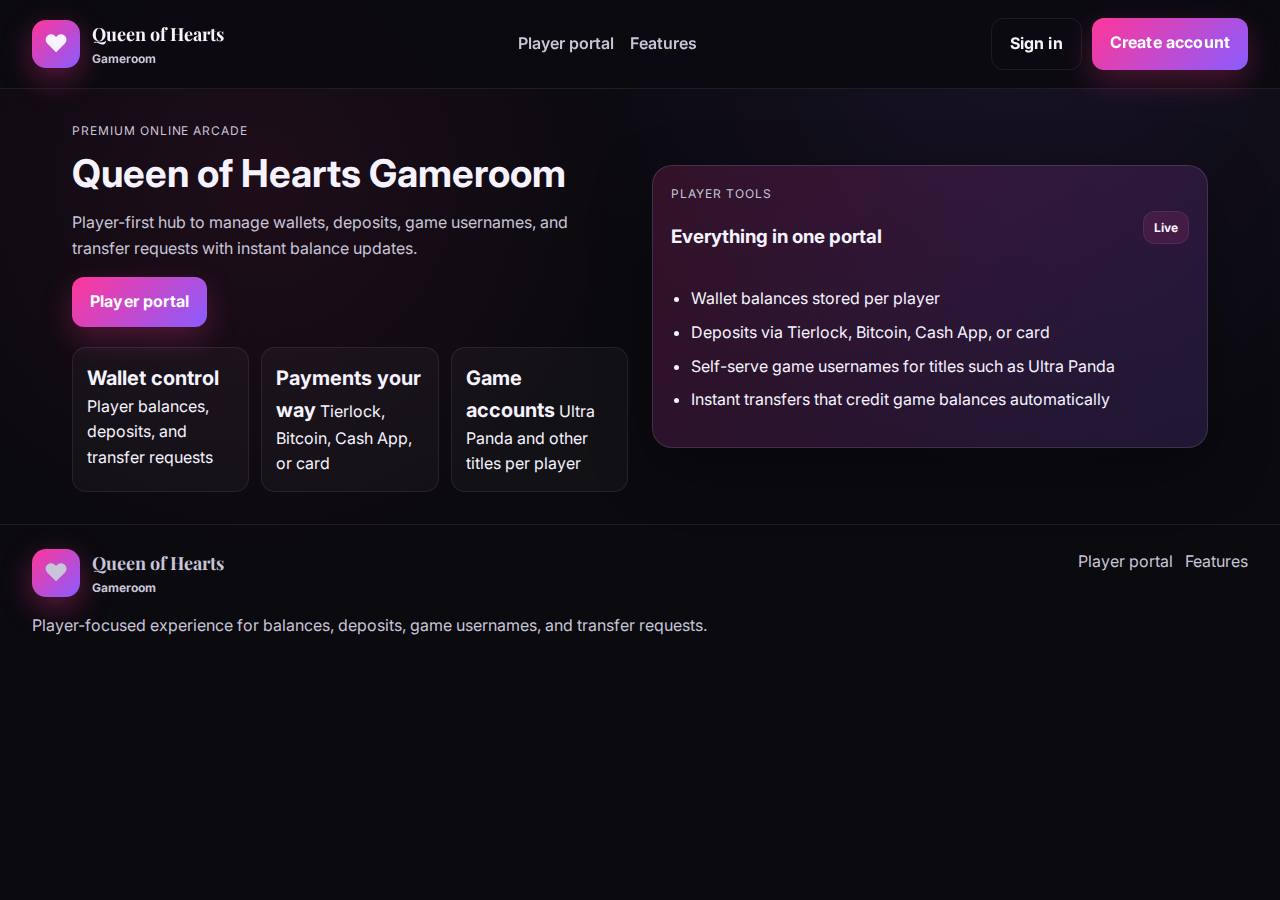
<file: index.html>
<!DOCTYPE html>
<html lang="en">
<head>
  <meta charset="UTF-8" />
  <meta name="viewport" content="width=device-width, initial-scale=1.0" />
  <title>Queen of Hearts Gameroom</title>
  <link rel="preconnect" href="https://fonts.googleapis.com" />
  <link rel="preconnect" href="https://fonts.gstatic.com" crossorigin />
  <link href="https://fonts.googleapis.com/css2?family=Inter:wght@400;600;700&family=Playfair+Display:wght@600&display=swap" rel="stylesheet" />
  <link rel="stylesheet" href="assets/style.css" />
</head>
<body data-page="landing">
  <header class="site-header">
    <div class="logo">
      <div class="logo-mark" aria-hidden="true">❤</div>
      <div class="logo-text">
        <span class="logo-title">Queen of Hearts</span>
        <span class="logo-subtitle">Gameroom</span>
      </div>
    </div>
    <nav class="nav-links">
      <a href="player.html">Player portal</a>
      <a href="#features">Features</a>
    </nav>
    <div class="header-cta">
      <a class="btn ghost" href="player.html">Sign in</a>
      <a class="btn" href="player.html#signup">Create account</a>
    </div>
  </header>

  <main class="split">
    <section class="hero">
      <div class="hero-content">
        <p class="eyebrow">Premium online arcade</p>
        <h1>Queen of Hearts Gameroom</h1>
        <p class="lead">
          Player-first hub to manage wallets, deposits, game usernames, and transfer requests with instant balance updates.
        </p>
        <div class="hero-actions">
          <a class="btn" href="player.html">Player portal</a>
        </div>
        <div class="trust-panel">
          <div>
            <strong>Wallet control</strong>
            <span>Player balances, deposits, and transfer requests</span>
          </div>
          <div>
            <strong>Payments your way</strong>
            <span>Tierlock, Bitcoin, Cash App, or card</span>
          </div>
          <div>
            <strong>Game accounts</strong>
            <span>Ultra Panda and other titles per player</span>
          </div>
        </div>
      </div>
      <div class="card highlight">
        <div class="card-header">
          <div>
            <p class="eyebrow">Player tools</p>
            <h3>Everything in one portal</h3>
          </div>
          <span class="badge">Live</span>
        </div>
        <ul class="feature-list" id="features">
          <li>Wallet balances stored per player</li>
          <li>Deposits via Tierlock, Bitcoin, Cash App, or card</li>
          <li>Self-serve game usernames for titles such as Ultra Panda</li>
          <li>Instant transfers that credit game balances automatically</li>
        </ul>
      </div>
    </section>
  </main>

  <footer class="site-footer">
    <div>
      <div class="logo">
        <div class="logo-mark" aria-hidden="true">❤</div>
        <div class="logo-text">
          <span class="logo-title">Queen of Hearts</span>
          <span class="logo-subtitle">Gameroom</span>
        </div>
      </div>
      <p class="muted">Player-focused experience for balances, deposits, game usernames, and transfer requests.</p>
    </div>
    <div class="footer-links">
      <a href="player.html">Player portal</a>
      <a href="#features">Features</a>
    </div>
  </footer>

  <script src="assets/script.js"></script>
</body>
</html>
</file>
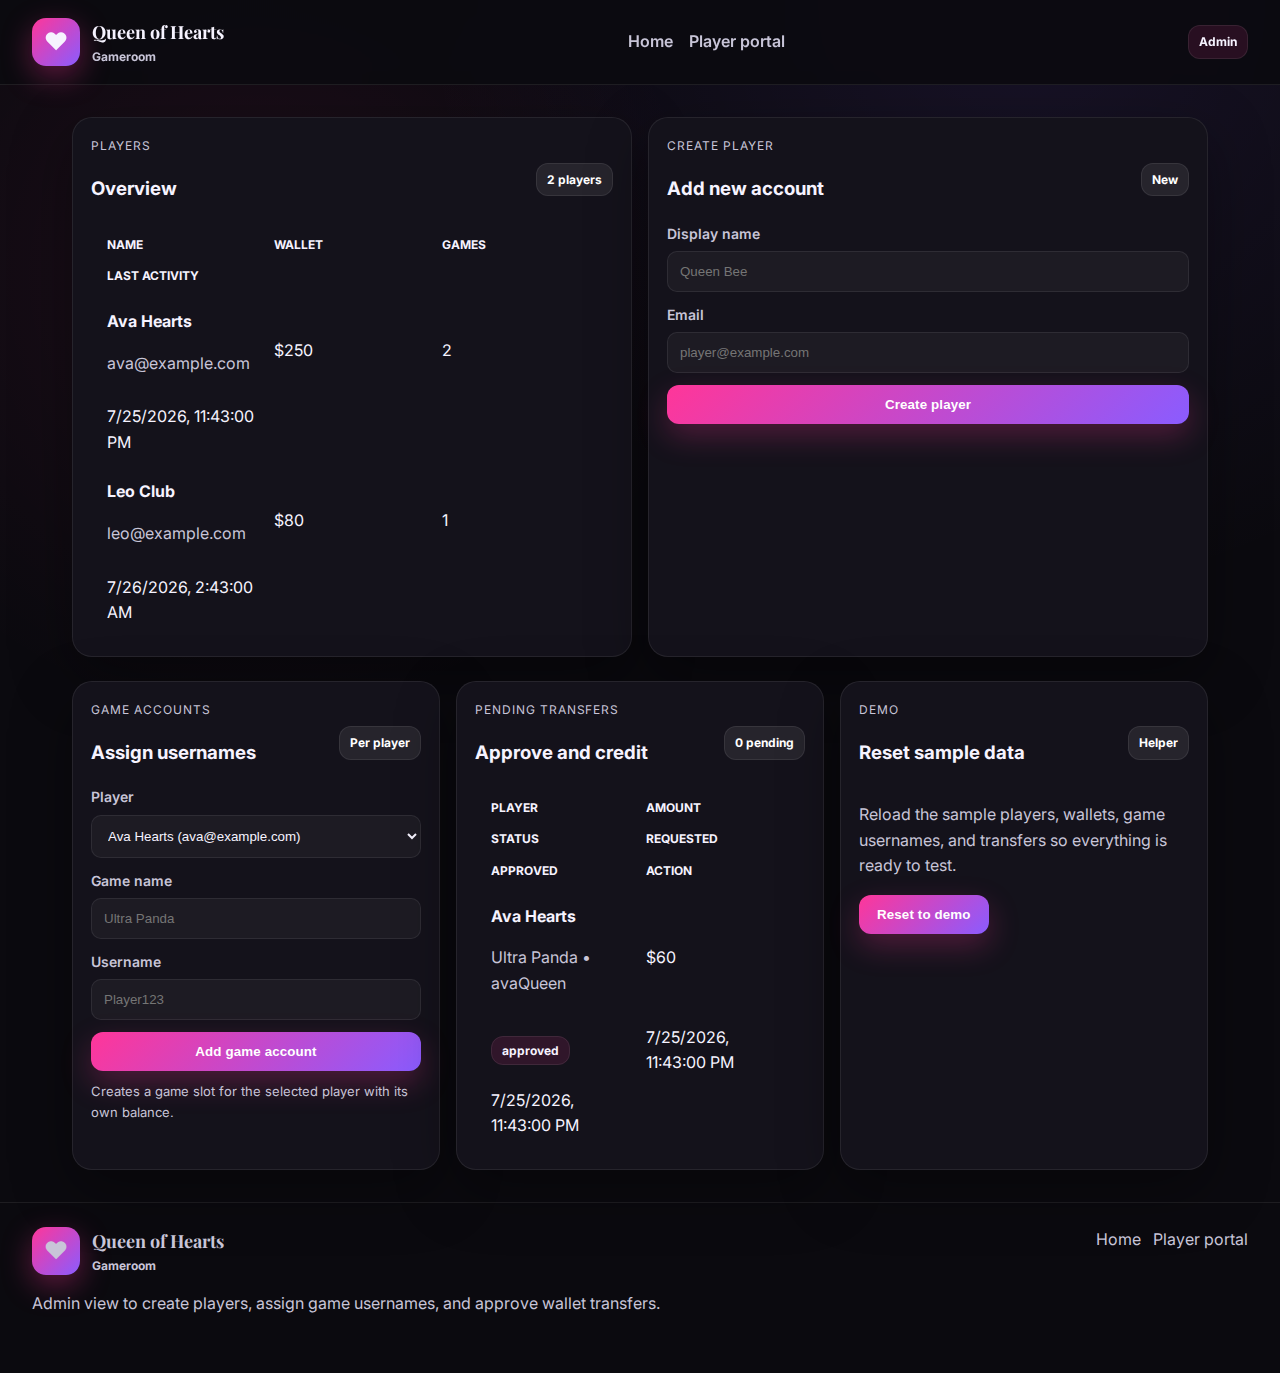
<file: admin.html>
<!DOCTYPE html>
<html lang="en">
<head>
  <meta charset="UTF-8" />
  <meta name="viewport" content="width=device-width, initial-scale=1.0" />
  <title>Admin Portal • Queen of Hearts Gameroom</title>
  <link rel="preconnect" href="https://fonts.googleapis.com" />
  <link rel="preconnect" href="https://fonts.gstatic.com" crossorigin />
  <link href="https://fonts.googleapis.com/css2?family=Inter:wght@400;600;700&family=Playfair+Display:wght@600&display=swap" rel="stylesheet" />
  <link rel="stylesheet" href="assets/style.css" />
</head>
<body data-page="admin">
  <header class="site-header">
    <div class="logo">
      <div class="logo-mark" aria-hidden="true">❤</div>
      <div class="logo-text">
        <span class="logo-title">Queen of Hearts</span>
        <span class="logo-subtitle">Gameroom</span>
      </div>
    </div>
    <nav class="nav-links">
      <a href="index.html">Home</a>
      <a href="player.html">Player portal</a>
    </nav>
    <div class="header-cta">
      <span class="badge">Admin</span>
    </div>
  </header>

  <main class="stacked">
    <section class="section-grid">
      <article class="card">
        <header class="card-header">
          <div>
            <p class="eyebrow">Players</p>
            <h3>Overview</h3>
          </div>
          <span class="badge neutral" id="player-count">0 players</span>
        </header>
        <div class="table" id="admin-players"></div>
      </article>

      <article class="card">
        <header class="card-header">
          <div>
            <p class="eyebrow">Create player</p>
            <h3>Add new account</h3>
          </div>
          <span class="badge neutral">New</span>
        </header>
        <form id="admin-create-player" class="stack">
          <label>Display name<input type="text" name="name" placeholder="Queen Bee" required /></label>
          <label>Email<input type="email" name="email" placeholder="player@example.com" required /></label>
          <button type="submit" class="btn">Create player</button>
        </form>
      </article>
    </section>

    <section class="section-grid">
      <article class="card">
        <header class="card-header">
          <div>
            <p class="eyebrow">Game accounts</p>
            <h3>Assign usernames</h3>
          </div>
          <span class="badge neutral">Per player</span>
        </header>
        <form id="game-account-form" class="stack">
          <label>Player<select name="player" id="game-player"></select></label>
          <label>Game name<input type="text" name="game" placeholder="Ultra Panda" required /></label>
          <label>Username<input type="text" name="username" placeholder="Player123" required /></label>
          <button type="submit" class="btn">Add game account</button>
        </form>
        <div class="hint">Creates a game slot for the selected player with its own balance.</div>
      </article>

      <article class="card">
        <header class="card-header">
          <div>
            <p class="eyebrow">Pending transfers</p>
            <h3>Approve and credit</h3>
          </div>
          <span class="badge neutral" id="pending-count">0 pending</span>
        </header>
        <div class="table" id="admin-transfers"></div>
      </article>

      <article class="card">
        <header class="card-header">
          <div>
            <p class="eyebrow">Demo</p>
            <h3>Reset sample data</h3>
          </div>
          <span class="badge neutral">Helper</span>
        </header>
        <p class="muted">Reload the sample players, wallets, game usernames, and transfers so everything is ready to test.</p>
        <button class="btn" id="admin-reset" type="button">Reset to demo</button>
      </article>
    </section>
  </main>

  <footer class="site-footer">
    <div>
      <div class="logo">
        <div class="logo-mark" aria-hidden="true">❤</div>
        <div class="logo-text">
          <span class="logo-title">Queen of Hearts</span>
          <span class="logo-subtitle">Gameroom</span>
        </div>
      </div>
      <p class="muted">Admin view to create players, assign game usernames, and approve wallet transfers.</p>
    </div>
    <div class="footer-links">
      <a href="index.html">Home</a>
      <a href="player.html">Player portal</a>
    </div>
  </footer>

  <script src="assets/script.js"></script>
</body>
</html>
</file>
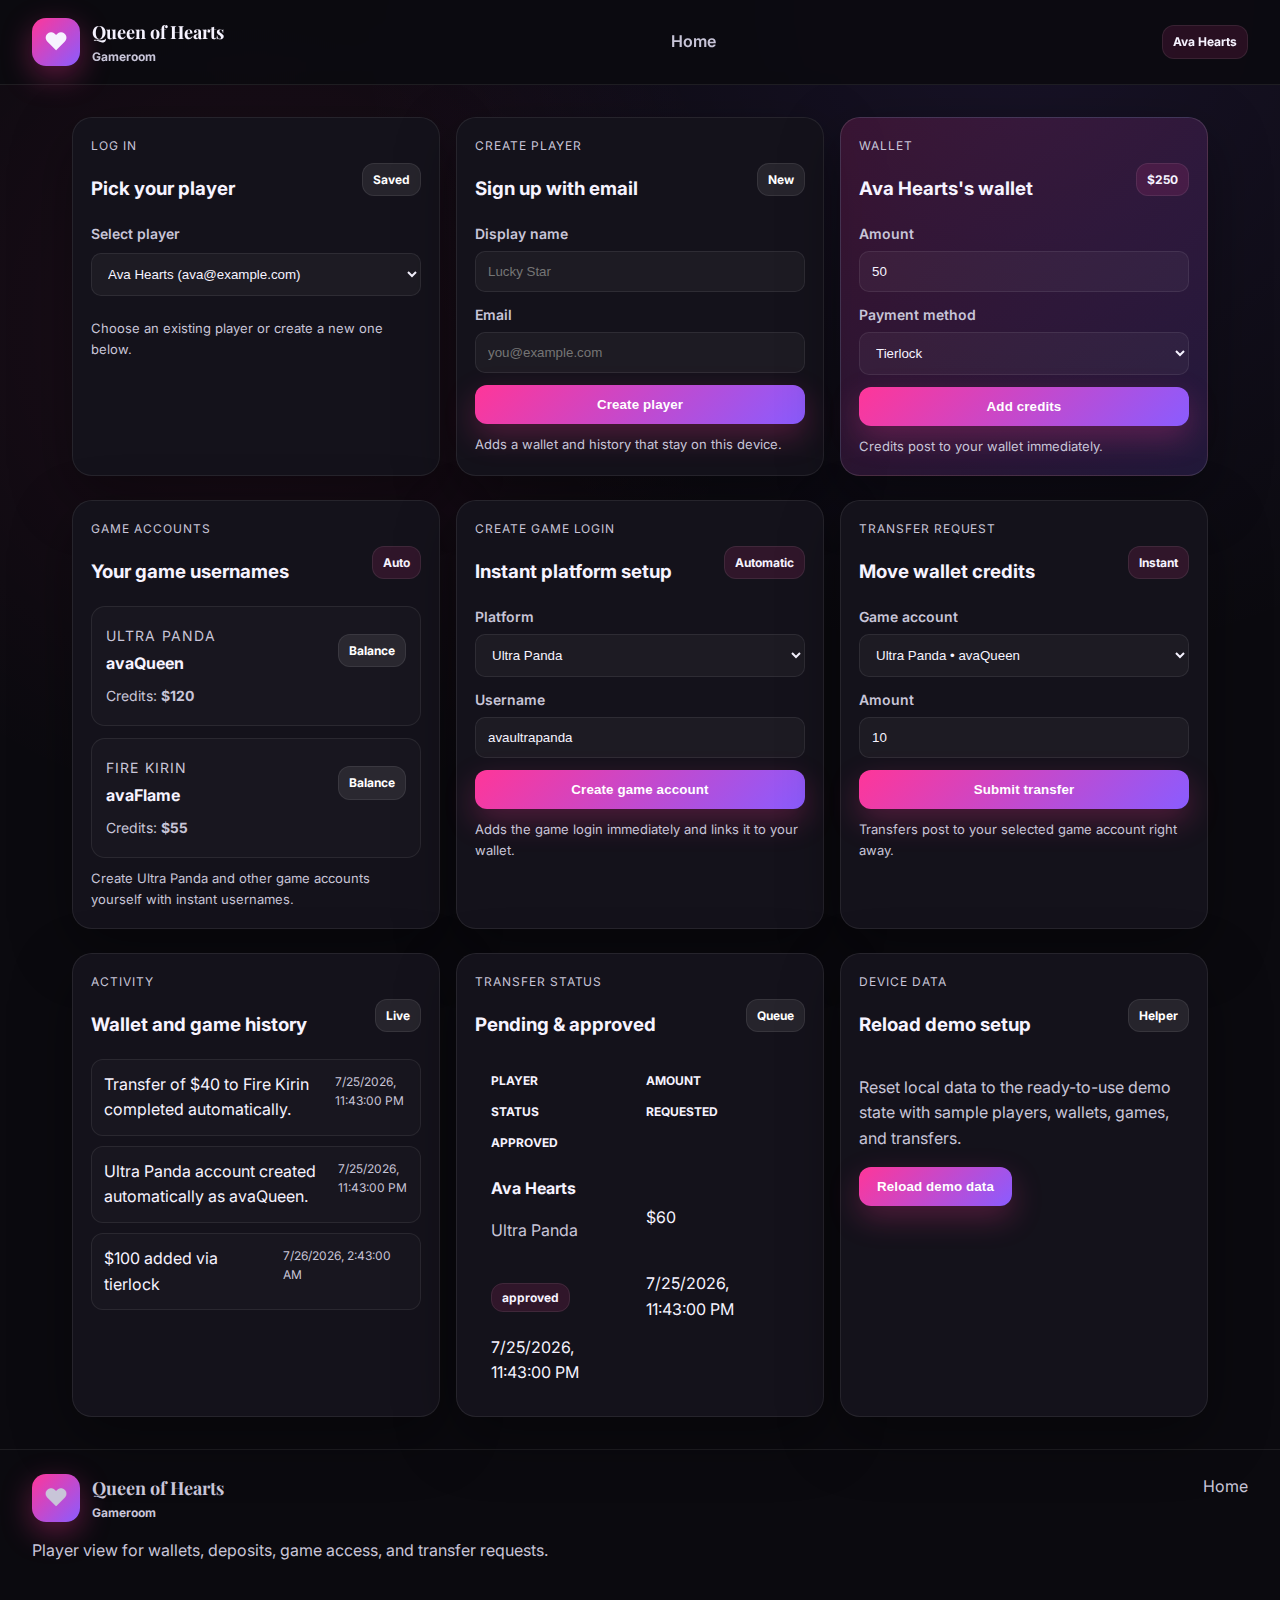
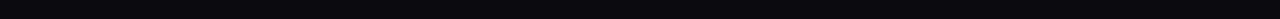
<file: player.html>
<!DOCTYPE html>
<html lang="en">
<head>
  <meta charset="UTF-8" />
  <meta name="viewport" content="width=device-width, initial-scale=1.0" />
  <title>Player Portal • Queen of Hearts Gameroom</title>
  <link rel="preconnect" href="https://fonts.googleapis.com" />
  <link rel="preconnect" href="https://fonts.gstatic.com" crossorigin />
  <link href="https://fonts.googleapis.com/css2?family=Inter:wght@400;600;700&family=Playfair+Display:wght@600&display=swap" rel="stylesheet" />
  <link rel="stylesheet" href="assets/style.css" />
</head>
<body data-page="player">
  <header class="site-header">
    <div class="logo">
      <div class="logo-mark" aria-hidden="true">❤</div>
      <div class="logo-text">
        <span class="logo-title">Queen of Hearts</span>
        <span class="logo-subtitle">Gameroom</span>
      </div>
    </div>
    <nav class="nav-links">
      <a href="index.html">Home</a>
    </nav>
    <div class="header-cta">
      <span class="badge" id="active-player-label">Guest</span>
    </div>
  </header>

  <main class="stacked">
    <section class="section-grid">
      <article class="card">
        <header class="card-header">
          <div>
            <p class="eyebrow">Log in</p>
            <h3>Pick your player</h3>
          </div>
          <span class="badge neutral">Saved</span>
        </header>
        <div class="stack">
          <label class="inline-label">
            Select player
            <select id="player-login"></select>
          </label>
          <div class="hint">Choose an existing player or create a new one below.</div>
        </div>
      </article>

      <article class="card" id="signup">
        <header class="card-header">
          <div>
            <p class="eyebrow">Create player</p>
            <h3>Sign up with email</h3>
          </div>
          <span class="badge neutral">New</span>
        </header>
        <form id="signup-form" class="stack">
          <label>Display name<input type="text" name="name" placeholder="Lucky Star" required /></label>
          <label>Email<input type="email" name="email" placeholder="you@example.com" required /></label>
          <button type="submit" class="btn">Create player</button>
        </form>
        <div class="hint">Adds a wallet and history that stay on this device.</div>
      </article>

      <article class="card highlight">
        <header class="card-header">
          <div>
            <p class="eyebrow">Wallet</p>
            <h3 id="wallet-owner">Wallet balance</h3>
          </div>
          <span class="badge" id="wallet-balance">$0</span>
        </header>
        <form id="deposit-form" class="stack">
          <label>Amount<input type="number" name="amount" min="1" step="1" value="50" required /></label>
          <label>Payment method
            <select name="method">
              <option value="tierlock">Tierlock</option>
              <option value="bitcoin">Bitcoin</option>
              <option value="cashapp">Cash App</option>
              <option value="card">Credit / Debit Card</option>
            </select>
          </label>
          <button type="submit" class="btn">Add credits</button>
        </form>
        <div class="hint">Credits post to your wallet immediately.</div>
      </article>
    </section>

    <section class="section-grid">
      <article class="card">
        <header class="card-header">
          <div>
            <p class="eyebrow">Game accounts</p>
            <h3>Your game usernames</h3>
          </div>
          <span class="badge">Auto</span>
        </header>
        <div id="game-accounts" class="game-grid"></div>
        <div class="hint">Create Ultra Panda and other game accounts yourself with instant usernames.</div>
      </article>

      <article class="card">
        <header class="card-header">
          <div>
            <p class="eyebrow">Create game login</p>
            <h3>Instant platform setup</h3>
          </div>
          <span class="badge">Automatic</span>
        </header>
        <form id="create-game-form" class="stack">
          <label>Platform
            <select name="game" id="new-game-name">
              <option value="Ultra Panda">Ultra Panda</option>
              <option value="Fire Kirin">Fire Kirin</option>
              <option value="Dragon Master">Dragon Master</option>
              <option value="Ocean King">Ocean King</option>
            </select>
          </label>
          <label>Username
            <input type="text" name="username" id="new-game-username" placeholder="auto-suggested" />
          </label>
          <button type="submit" class="btn">Create game account</button>
        </form>
        <div class="hint">Adds the game login immediately and links it to your wallet.</div>
      </article>

      <article class="card">
        <header class="card-header">
          <div>
            <p class="eyebrow">Transfer request</p>
            <h3>Move wallet credits</h3>
          </div>
          <span class="badge">Instant</span>
        </header>
        <form id="transfer-request" class="stack">
          <label>Game account<select name="game" id="transfer-game"></select></label>
          <label>Amount<input type="number" name="amount" min="1" step="1" value="10" required /></label>
          <button type="submit" class="btn">Submit transfer</button>
        </form>
        <div class="hint">Transfers post to your selected game account right away.</div>
      </article>
    </section>

    <section class="section-grid">
      <article class="card">
        <header class="card-header">
          <div>
            <p class="eyebrow">Activity</p>
            <h3>Wallet and game history</h3>
          </div>
          <span class="badge neutral">Live</span>
        </header>
        <ul class="activity" id="player-activity"></ul>
      </article>

      <article class="card">
        <header class="card-header">
          <div>
            <p class="eyebrow">Transfer status</p>
            <h3>Pending & approved</h3>
          </div>
          <span class="badge neutral">Queue</span>
        </header>
        <div class="table" id="player-transfers"></div>
      </article>

      <article class="card">
        <header class="card-header">
          <div>
            <p class="eyebrow">Device data</p>
            <h3>Reload demo setup</h3>
          </div>
          <span class="badge neutral">Helper</span>
        </header>
        <p class="muted">Reset local data to the ready-to-use demo state with sample players, wallets, games, and transfers.</p>
        <button class="btn" id="player-reset" type="button">Reload demo data</button>
      </article>
    </section>
  </main>

  <footer class="site-footer">
    <div>
      <div class="logo">
        <div class="logo-mark" aria-hidden="true">❤</div>
        <div class="logo-text">
          <span class="logo-title">Queen of Hearts</span>
          <span class="logo-subtitle">Gameroom</span>
        </div>
      </div>
      <p class="muted">Player view for wallets, deposits, game access, and transfer requests.</p>
    </div>
    <div class="footer-links">
      <a href="index.html">Home</a>
    </div>
  </footer>

  <script src="assets/script.js"></script>
</body>
</html>
</file>
<file: assets/style.css>
:root {
  --bg: #0b0a0f;
  --card: #14121b;
  --card-strong: linear-gradient(135deg, rgba(255, 53, 158, 0.16), rgba(138, 92, 255, 0.16));
  --text: #f6f3ff;
  --muted: #c8c5d8;
  --accent: #ff3699;
  --accent-2: #8a5cff;
  --border: rgba(255, 255, 255, 0.08);
  --shadow: 0 20px 60px rgba(0, 0, 0, 0.35);
  --radius: 20px;
}

* {
  box-sizing: border-box;
}

body {
  margin: 0;
  font-family: 'Inter', system-ui, -apple-system, sans-serif;
  background: radial-gradient(circle at 20% 20%, rgba(255, 54, 153, 0.08), transparent 30%),
    radial-gradient(circle at 80% 0%, rgba(138, 92, 255, 0.1), transparent 35%),
    var(--bg);
  color: var(--text);
  min-height: 100vh;
  line-height: 1.6;
}

a {
  color: inherit;
  text-decoration: none;
}

a:hover {
  color: var(--accent);
}

.site-header {
  position: sticky;
  top: 0;
  z-index: 10;
  display: grid;
  grid-template-columns: auto 1fr auto;
  align-items: center;
  gap: 20px;
  padding: 18px 32px;
  background: rgba(11, 10, 15, 0.9);
  border-bottom: 1px solid var(--border);
  backdrop-filter: blur(12px);
}

.logo {
  display: flex;
  align-items: center;
  gap: 12px;
}

.logo-mark {
  width: 48px;
  height: 48px;
  border-radius: 14px;
  display: grid;
  place-items: center;
  font-size: 24px;
  background: linear-gradient(135deg, #ff3699, #8a5cff);
  box-shadow: 0 10px 30px rgba(255, 54, 153, 0.35);
}

.logo-text {
  display: flex;
  flex-direction: column;
  font-weight: 700;
}

.logo-title {
  font-family: 'Playfair Display', Georgia, serif;
  font-size: 18px;
}

.logo-subtitle {
  font-size: 12px;
  color: var(--muted);
}

.nav-links {
  display: flex;
  gap: 16px;
  justify-content: center;
  flex-wrap: wrap;
  font-weight: 600;
  color: var(--muted);
}

.header-cta {
  display: flex;
  gap: 10px;
}

.btn {
  background: linear-gradient(135deg, var(--accent), var(--accent-2));
  border: none;
  color: white;
  padding: 12px 18px;
  border-radius: 12px;
  cursor: pointer;
  font-weight: 700;
  letter-spacing: 0.01em;
  box-shadow: 0 12px 30px rgba(255, 54, 153, 0.25);
  transition: transform 0.15s ease, box-shadow 0.15s ease;
}

.btn:hover {
  transform: translateY(-2px);
  box-shadow: 0 16px 40px rgba(255, 54, 153, 0.3);
}

.btn.ghost {
  background: transparent;
  border: 1px solid var(--border);
  color: var(--text);
  box-shadow: none;
}

.btn.small {
  padding: 8px 14px;
  font-size: 13px;
}

main {
  max-width: 1200px;
  margin: 0 auto;
  padding: 32px;
  display: flex;
  flex-direction: column;
  gap: 32px;
}

.hero {
  display: grid;
  grid-template-columns: repeat(auto-fit, minmax(320px, 1fr));
  gap: 24px;
  align-items: center;
}

.hero-content h1 {
  font-size: clamp(32px, 3vw, 48px);
  margin: 12px 0;
  line-height: 1.1;
}

.hero-content h1 span {
  color: var(--accent);
}

.lead {
  color: var(--muted);
  max-width: 620px;
  margin-bottom: 16px;
}

.hero-actions {
  display: flex;
  gap: 12px;
  margin-bottom: 20px;
}

.trust-panel {
  display: grid;
  grid-template-columns: repeat(auto-fit, minmax(140px, 1fr));
  gap: 12px;
}

.trust-panel div {
  background: rgba(255, 255, 255, 0.03);
  padding: 14px;
  border-radius: 14px;
  border: 1px solid var(--border);
}

.trust-panel strong {
  font-size: 20px;
}

.card {
  background: var(--card);
  border-radius: var(--radius);
  padding: 18px;
  border: 1px solid var(--border);
  box-shadow: var(--shadow);
}

.card.highlight {
  background: var(--card-strong);
  border: 1px solid rgba(255, 255, 255, 0.12);
}

.card-header {
  display: flex;
  justify-content: space-between;
  align-items: center;
  gap: 12px;
}

.badge {
  padding: 6px 10px;
  background: rgba(255, 54, 153, 0.12);
  color: var(--text);
  border-radius: 12px;
  border: 1px solid var(--border);
  font-weight: 700;
  font-size: 12px;
}

.badge.neutral {
  background: rgba(255, 255, 255, 0.05);
}

.balance-display {
  padding: 16px;
  border-radius: 14px;
  background: rgba(255, 255, 255, 0.03);
  border: 1px solid var(--border);
  margin: 14px 0;
}

.balance-display h2 {
  margin: 8px 0 0;
  font-size: 32px;
}

.section-grid {
  display: grid;
  grid-template-columns: repeat(auto-fit, minmax(320px, 1fr));
  gap: 16px;
}

.stack {
  display: grid;
  gap: 12px;
}

label {
  display: grid;
  gap: 6px;
  color: var(--muted);
  font-weight: 600;
  font-size: 14px;
}

input,
select {
  width: 100%;
  padding: 12px;
  border-radius: 10px;
  border: 1px solid var(--border);
  background: rgba(255, 255, 255, 0.04);
  color: var(--text);
}

.hint {
  margin-top: 10px;
  color: var(--muted);
  font-size: 13px;
}

.game-grid {
  display: grid;
  grid-template-columns: repeat(auto-fit, minmax(240px, 1fr));
  gap: 12px;
}

.game-card {
  padding: 14px;
  border-radius: 14px;
  border: 1px solid var(--border);
  background: rgba(255, 255, 255, 0.02);
}

.game-card h4 {
  margin: 4px 0;
}

.game-card p {
  margin: 4px 0;
  color: var(--muted);
  font-size: 14px;
}

.progress {
  position: relative;
  height: 8px;
  background: rgba(255, 255, 255, 0.06);
  border-radius: 999px;
  overflow: hidden;
}

.progress span {
  position: absolute;
  inset: 0;
  background: linear-gradient(135deg, var(--accent), var(--accent-2));
}

.mini-grid {
  display: grid;
  grid-template-columns: repeat(auto-fit, minmax(140px, 1fr));
  gap: 8px;
  margin: 12px 0;
}

.mini-grid div {
  padding: 10px;
  border-radius: 12px;
  border: 1px solid var(--border);
  background: rgba(255, 255, 255, 0.04);
}

.activity {
  list-style: none;
  margin: 0;
  padding: 0;
  display: grid;
  gap: 10px;
}

.activity li {
  padding: 12px;
  border-radius: 12px;
  border: 1px solid var(--border);
  background: rgba(255, 255, 255, 0.02);
  display: flex;
  justify-content: space-between;
  gap: 12px;
}

.activity time {
  color: var(--muted);
  font-size: 12px;
}

.steps {
  color: var(--muted);
  line-height: 1.8;
  padding-left: 18px;
}

.site-footer {
  border-top: 1px solid var(--border);
  padding: 24px 32px 40px;
  display: flex;
  justify-content: space-between;
  gap: 16px;
  flex-wrap: wrap;
  color: var(--muted);
}

.footer-links {
  display: flex;
  gap: 12px;
  flex-wrap: wrap;
}

.eyebrow {
  letter-spacing: 0.08em;
  text-transform: uppercase;
  font-size: 12px;
  color: var(--muted);
  margin: 0;
}

.muted {
  color: var(--muted);
}

.card.info {
  background: linear-gradient(135deg, rgba(255, 54, 153, 0.08), rgba(138, 92, 255, 0.12));
}

@media (max-width: 768px) {
  .site-header {
    grid-template-columns: 1fr;
    justify-items: center;
    text-align: center;
  }

  .nav-links {
    justify-content: center;
  }

  .header-cta {
    justify-content: center;
  }
}

/* Multi-page layout helpers */
main.split {
  display: grid;
  grid-template-columns: repeat(auto-fit, minmax(320px, 1fr));
  align-items: center;
  gap: 32px;
}

main.stacked {
  display: flex;
  flex-direction: column;
  gap: 24px;
}

.inline-label {
  display: grid;
  gap: 8px;
}

.table {
  border: 1px solid var(--card-border);
  border-radius: 16px;
  overflow: hidden;
}

.table .row {
  display: grid;
  grid-template-columns: repeat(auto-fit, minmax(120px, 1fr));
  gap: 12px;
  padding: 12px 16px;
  align-items: center;
  border-bottom: 1px solid var(--card-border);
}

.table .row.head {
  background: var(--muted-bg);
  font-weight: 700;
  text-transform: uppercase;
  font-size: 12px;
}

.table .row:last-child {
  border-bottom: none;
}

.empty {
  padding: 24px;
  text-align: center;
  color: var(--muted);
}

.feature-list {
  list-style: disc;
  padding-left: 20px;
  display: grid;
  gap: 8px;
}

.badge.neutral {
  background: rgba(255, 255, 255, 0.08);
  color: #fff;
}

@media (max-width: 640px) {
  .table .row {
    grid-template-columns: 1fr;
    text-align: left;
  }
}
</file>
